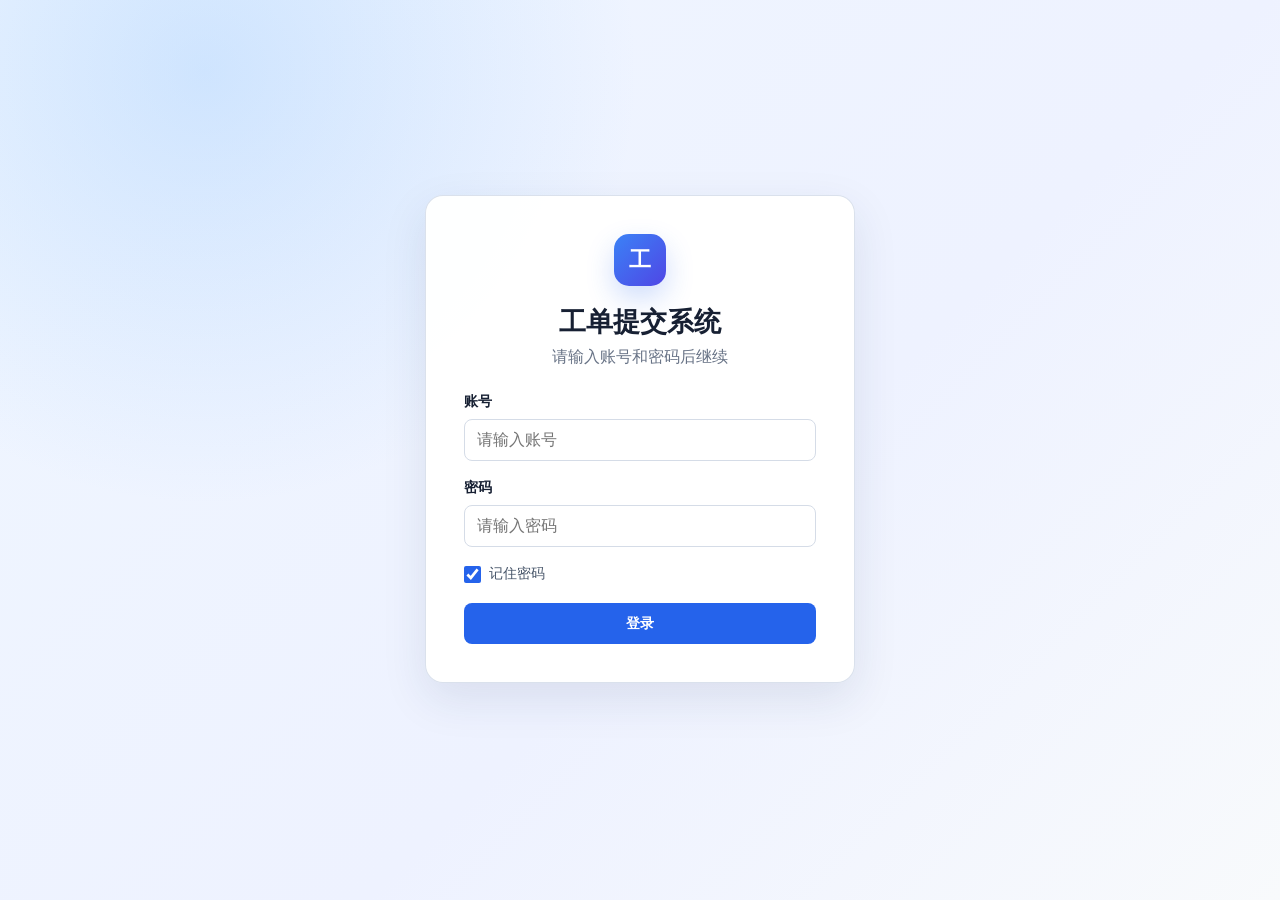
<file: index.html>
<!doctype html>
<html lang="zh-CN">
<head>
  <meta charset="utf-8">
  <meta name="viewport" content="width=device-width,initial-scale=1">
  <title>工单提交系统</title>
  <meta name="description" content="提交售后问题或需求，我们会尽快处理。">
  <link rel="stylesheet" href="styles.css">
  <script src="supabase-lite.js"></script>
</head>
<body class="submit-page">
  <main class="site-shell center-shell" id="loginView">
    <section class="login-card">
      <div class="brand-mark login-mark">工</div>
      <h1>工单提交系统</h1>
      <p>请输入账号和密码后继续</p>
      <form id="loginForm" class="login-form">
        <label><span>账号</span><input id="loginUsername" autocomplete="username" placeholder="请输入账号" required></label>
        <label><span>密码</span><input id="loginPassword" type="password" autocomplete="current-password" placeholder="请输入密码" required></label>
        <label class="remember-row"><input id="rememberPassword" type="checkbox" checked><span>记住密码</span></label>
        <p class="form-error" id="loginError" hidden></p>
        <button class="button primary login-button" id="loginButton">登录</button>
      </form>
    </section>
  </main>
  <main class="site-shell" id="formView" hidden>
    <div class="form-wrap">
      <header class="page-heading">
        <div class="brand-mark">工</div>
        <div class="heading-copy"><h1>工单提交系统</h1><p>请填写以下信息提交工单，我们会尽快处理</p></div>
        <a class="button secondary" href="admin.html">管理后台</a>
        <button class="button secondary logout-button" id="logoutButton" type="button">退出登录</button>
      </header>
      <section class="panel">
        <div class="panel-header"><h2>工单信息</h2><p>请详细描述您遇到的问题或需求</p></div>
        <form id="ticketForm" class="ticket-form">
          <label><span>工单标题 <b>*</b></span><input id="title" placeholder="请输入工单标题" required></label>
          <label><span>问题描述 <b>*</b></span><textarea id="description" placeholder="请详细描述您遇到的问题或需求" rows="6" required></textarea></label>
          <div class="field-grid">
            <label><span>您的姓名 <b>*</b></span><input id="name" placeholder="请输入您的姓名" required></label>
            <label><span>联系电话</span><input id="phone" placeholder="请输入联系电话"></label>
            <label><span>电子邮箱</span><input id="email" type="email" placeholder="请输入电子邮箱"></label>
            <label><span>优先级</span><select id="priority"><option value="low">低</option><option value="medium" selected>中</option><option value="high">高</option></select></label>
          </div>
          <p class="form-error" id="error" hidden></p>
          <div class="button-row"><button class="button primary" id="submitButton">提交工单</button></div>
        </form>
      </section>
      <p class="privacy-note">您提交的信息仅用于处理本次工单。</p>
    </div>
  </main>
  <main class="site-shell center-shell" id="successView" hidden>
    <section class="success-card"><div class="success-mark">✓</div><h1>提交成功！</h1><p>您的工单已成功提交，我们会尽快处理。</p><div class="button-row"><button class="button primary" id="againButton">继续提交</button><button class="button secondary" id="successLogoutButton">退出登录</button></div></section>
  </main>
  <script src="config.js"></script><script src="app.js"></script>
</body>
</html>
</file>
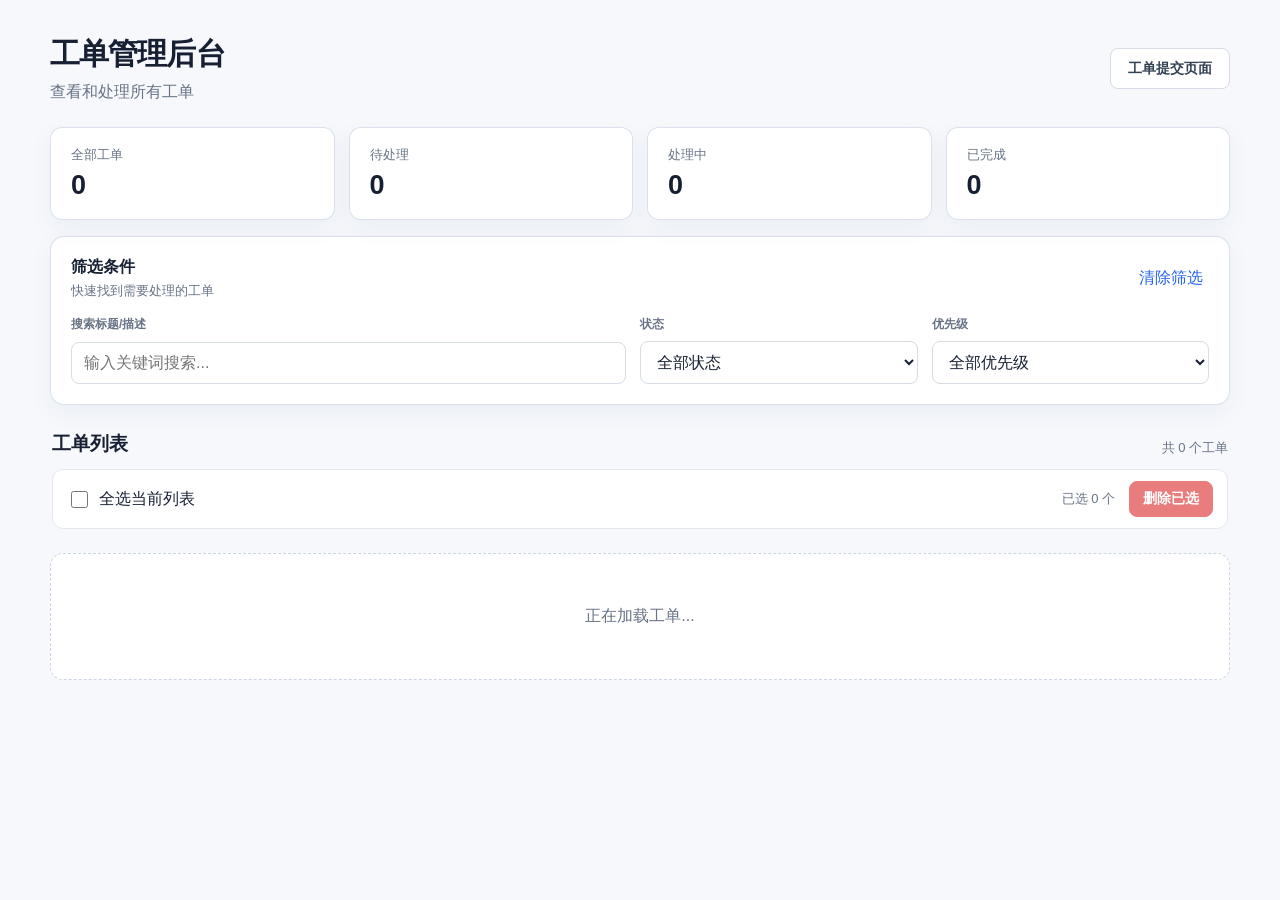
<file: admin.html>
<!doctype html>
<html lang="zh-CN">
<head>
  <meta charset="utf-8"><meta name="viewport" content="width=device-width,initial-scale=1">
  <title>工单管理后台</title><link rel="stylesheet" href="styles.css">
  <script src="supabase-lite.js"></script>
</head>
<body>
  <main class="admin-shell"><div class="admin-wrap">
    <header class="admin-header"><div><h1>工单管理后台</h1><p>查看和处理所有工单</p></div><a class="button secondary" href="index.html">工单提交页面</a></header>
    <section class="stats-row"><article><span>全部工单</span><strong id="total">0</strong></article><article><span>待处理</span><strong id="pending">0</strong></article><article><span>处理中</span><strong id="processing">0</strong></article><article><span>已完成</span><strong id="completed">0</strong></article></section>
    <section class="filter-panel"><div class="filter-title"><div><strong>筛选条件</strong><span>快速找到需要处理的工单</span></div><button class="text-button" id="clearFilters">清除筛选</button></div><div class="filter-grid"><label><span>搜索标题/描述</span><input id="search" placeholder="输入关键词搜索..."></label><label><span>状态</span><select id="statusFilter"><option value="all">全部状态</option><option value="pending">待处理</option><option value="processing">处理中</option><option value="completed">已完成</option><option value="closed">已关闭</option></select></label><label><span>优先级</span><select id="priorityFilter"><option value="all">全部优先级</option><option value="low">低</option><option value="medium">中</option><option value="high">高</option></select></label></div></section>
    <div class="list-heading"><h2>工单列表</h2><span id="countLabel">共 0 个工单</span></div>
    <div class="bulk-bar">
      <label class="bulk-select"><input type="checkbox" id="selectAll">全选当前列表</label>
      <span id="selectedCount">已选 0 个</span>
      <button class="button danger" id="batchDelete" disabled>删除已选</button>
    </div>
    <div id="ticketList" class="ticket-list"><div class="empty-state">正在加载工单...</div></div>
  </div></main>
  <div class="notice" id="notice" hidden></div>
  <script src="config.js"></script><script src="admin.js"></script>
</body>
</html>
</file>
<file: styles.css>
:root {
  --ink: #172033;
  --muted: #687386;
  --line: #e3e8f0;
  --blue: #2563eb;
  --blue-dark: #1d4ed8;
  --panel: rgba(255, 255, 255, 0.96);
}

* { box-sizing: border-box; }
[hidden] { display: none !important; }
html { background: #f6f8fc; }
body { margin: 0; color: var(--ink); font-family: Arial, "PingFang SC", "Microsoft YaHei", sans-serif; }
button, input, textarea, select { font: inherit; }
button, a { -webkit-tap-highlight-color: transparent; }

.site-shell {
  min-height: 100vh;
  padding: 42px 20px 64px;
  background:
    radial-gradient(circle at 16% 8%, rgba(147, 197, 253, .35), transparent 27rem),
    linear-gradient(135deg, #eff6ff 0%, #eef2ff 58%, #f8fafc 100%);
}
.center-shell { display: grid; place-items: center; }
.form-wrap { width: min(100%, 780px); margin: 0 auto; }
.page-heading { display: flex; align-items: center; gap: 16px; margin: 0 0 24px; }
.heading-copy { flex: 1; }
.logout-button { margin-left: auto; white-space: nowrap; }
.page-heading h1, .admin-header h1 { margin: 0; font-size: 30px; letter-spacing: -.03em; }
.page-heading p, .admin-header p { margin: 7px 0 0; color: var(--muted); }
.brand-mark {
  display: grid; place-items: center; width: 52px; height: 52px; border-radius: 15px;
  color: white; font-weight: 800; font-size: 22px;
  background: linear-gradient(135deg, #3b82f6, #4f46e5);
  box-shadow: 0 12px 28px rgba(37, 99, 235, .22);
}
.panel, .success-card, .filter-panel, .ticket-card, .stats-row article {
  border: 1px solid rgba(214, 222, 234, .9);
  background: var(--panel);
  box-shadow: 0 16px 45px rgba(28, 50, 90, .08);
}
.panel { border-radius: 16px; overflow: hidden; }
.panel-header { padding: 25px 28px 20px; border-bottom: 1px solid var(--line); }
.panel-header h2 { margin: 0; font-size: 20px; }
.panel-header p { margin: 7px 0 0; color: var(--muted); font-size: 14px; }
.ticket-form { padding: 26px 28px 28px; display: grid; gap: 22px; }
label { display: grid; gap: 8px; }
label > span { font-size: 14px; font-weight: 600; }
label b { color: #ef4444; }
input, textarea, select {
  width: 100%; border: 1px solid #d5dce7; border-radius: 8px; padding: 11px 12px;
  color: var(--ink); background: white; outline: none; transition: border-color .16s, box-shadow .16s;
}
textarea { resize: vertical; line-height: 1.55; }
input:focus, textarea:focus, select:focus { border-color: #60a5fa; box-shadow: 0 0 0 3px rgba(59, 130, 246, .12); }
.field-grid { display: grid; grid-template-columns: 1fr 1fr; gap: 20px; }
.button-row { display: flex; gap: 10px; flex-wrap: wrap; }
.submit-row { margin-top: 3px; }
.button {
  display: inline-flex; min-height: 41px; align-items: center; justify-content: center;
  border-radius: 8px; padding: 9px 17px; border: 1px solid transparent;
  text-decoration: none; font-weight: 600; font-size: 14px; cursor: pointer;
}
.button.primary { color: white; background: var(--blue); }
.button.primary:hover { background: var(--blue-dark); }
.button.secondary { color: #334155; background: white; border-color: #d5dce7; }
.button.danger { color: white; background: #dc2626; border-color: #dc2626; }
.button.danger:hover { background: #b91c1c; }
.button.quiet { color: var(--muted); background: transparent; }
.button:disabled { opacity: .6; cursor: wait; }
.form-error { margin: -8px 0 0; border-radius: 8px; padding: 10px 12px; color: #b91c1c; background: #fef2f2; font-size: 14px; }
.privacy-note { margin: 18px 0 0; color: #8590a3; text-align: center; font-size: 13px; }
.success-card { width: min(100%, 520px); border-radius: 18px; padding: 44px; text-align: center; }
.success-card h1 { margin: 18px 0 8px; font-size: 28px; }
.success-card p { margin: 0 0 26px; color: var(--muted); }
.success-card .button-row { justify-content: center; }
.success-mark { width: 68px; height: 68px; display: grid; place-items: center; margin: auto; border-radius: 50%; color: white; background: #22c55e; font-size: 34px; font-weight: bold; }
.login-card {
  width: min(100%, 430px); border: 1px solid rgba(214, 222, 234, .9); border-radius: 18px;
  padding: 38px; background: var(--panel); box-shadow: 0 16px 45px rgba(28, 50, 90, .1);
}
.login-card h1 { margin: 18px 0 7px; text-align: center; font-size: 27px; }
.login-card > p { margin: 0 0 25px; color: var(--muted); text-align: center; }
.login-mark { margin: 0 auto; }
.login-form { display: grid; gap: 18px; }
.remember-row { display: flex; align-items: center; gap: 8px; width: fit-content; color: #475569; cursor: pointer; }
.remember-row input { width: 17px; height: 17px; margin: 0; accent-color: var(--blue); }
.remember-row span { font-weight: 500; }
.login-button { width: 100%; margin-top: 2px; }

.admin-shell { min-height: 100vh; padding: 34px 22px 70px; background: #f6f8fc; }
.admin-wrap { width: min(100%, 1180px); margin: 0 auto; }
.admin-header { display: flex; align-items: center; justify-content: space-between; gap: 20px; margin-bottom: 24px; }
.admin-actions { display: flex; align-items: center; gap: 9px; }
.account-chip { max-width: 180px; overflow: hidden; text-overflow: ellipsis; white-space: nowrap; padding: 8px 12px; border-radius: 999px; background: #e8eef9; color: #42516b; font-size: 13px; }
.stats-row { display: grid; grid-template-columns: repeat(4, 1fr); gap: 14px; margin-bottom: 16px; }
.stats-row article { border-radius: 12px; padding: 18px 20px; box-shadow: 0 8px 24px rgba(28, 50, 90, .05); }
.stats-row span { display: block; color: var(--muted); font-size: 13px; }
.stats-row strong { display: block; margin-top: 6px; font-size: 27px; }
.filter-panel { border-radius: 14px; padding: 20px; box-shadow: 0 8px 24px rgba(28, 50, 90, .05); }
.filter-title { display: flex; align-items: center; justify-content: space-between; gap: 16px; margin-bottom: 16px; }
.filter-title strong { display: block; }
.filter-title span { display: block; margin-top: 4px; color: var(--muted); font-size: 13px; }
.filter-grid { display: grid; grid-template-columns: 2fr 1fr 1fr; gap: 14px; }
.filter-grid label > span { color: var(--muted); font-size: 12px; }
.text-button, .icon-button { border: 0; background: transparent; cursor: pointer; }
.text-button { color: var(--blue); }
.notice { position: fixed; top: 18px; left: 50%; z-index: 20; transform: translateX(-50%); border: 0; border-radius: 10px; padding: 11px 16px; color: white; background: #1e293b; box-shadow: 0 12px 32px rgba(15, 23, 42, .25); cursor: pointer; }
.list-heading { display: flex; align-items: end; justify-content: space-between; margin: 26px 2px 12px; }
.list-heading h2 { margin: 0; font-size: 19px; }
.list-heading span { color: var(--muted); font-size: 13px; }
.bulk-bar { display: flex; align-items: center; gap: 14px; margin: 0 2px 12px; padding: 11px 14px; border: 1px solid var(--line); border-radius: 11px; background: white; }
.bulk-select { display: flex; align-items: center; gap: 8px; cursor: pointer; }
.bulk-select input, .ticket-checkbox { width: 17px; height: 17px; padding: 0; accent-color: var(--blue); cursor: pointer; }
.bulk-bar > span { margin-left: auto; color: var(--muted); font-size: 13px; }
.bulk-bar .button { min-height: 36px; padding: 7px 13px; }
.ticket-list { display: grid; gap: 12px; }
.ticket-card { border-radius: 13px; padding: 19px 20px; box-shadow: 0 7px 22px rgba(28, 50, 90, .05); }
.ticket-summary { display: flex; align-items: center; justify-content: space-between; gap: 14px; }
.ticket-title-button { display: flex; align-items: center; gap: 12px; min-width: 0; padding: 0; border: 0; color: var(--ink); text-align: left; background: transparent; cursor: pointer; }
.ticket-title-button > span:last-child { display: grid; gap: 5px; min-width: 0; }
.ticket-title-button strong { overflow-wrap: anywhere; }
.ticket-title-button small { color: var(--muted); }
.priority-dot { flex: 0 0 auto; width: 10px; height: 10px; border-radius: 50%; }
.priority-dot.low, .priority-badge.low { background: #22c55e; }
.priority-dot.medium, .priority-badge.medium { background: #f59e0b; }
.priority-dot.high, .priority-badge.high { background: #ef4444; }
.ticket-controls { display: flex; align-items: center; gap: 8px; }
.priority-badge { border-radius: 999px; padding: 4px 9px; color: white; font-size: 12px; font-weight: 700; }
.status-select { width: auto; min-width: 104px; padding: 7px 30px 7px 10px; font-size: 13px; }
.icon-button { padding: 7px; color: #64748b; font-size: 13px; }
.icon-button.danger:hover { color: #dc2626; }
.ticket-description { margin: 15px 0 12px 22px; color: #48556a; line-height: 1.6; white-space: pre-wrap; }
.contact-row { display: flex; flex-wrap: wrap; gap: 8px 24px; margin-left: 22px; color: var(--muted); font-size: 13px; }
.ticket-details { margin: 19px -20px -19px; padding: 20px; border-top: 1px solid var(--line); background: #fbfcfe; }
.ticket-details h3 { margin: 0 0 13px; font-size: 15px; }
.edit-grid { display: grid; grid-template-columns: 1fr 1fr; gap: 13px; }
.edit-grid .wide { grid-column: 1 / -1; }
.track-header { margin-top: 24px; }
.timeline { margin: 0 0 18px; }
.track-item { position: relative; display: grid; grid-template-columns: 14px 1fr; gap: 9px; padding: 0 0 17px; }
.timeline-dot { width: 9px; height: 9px; margin-top: 5px; border-radius: 50%; background: #60a5fa; box-shadow: 0 0 0 4px #dbeafe; }
.track-item strong { font-size: 13px; }
.track-item p { margin: 4px 0; color: #475569; line-height: 1.5; white-space: pre-wrap; }
.track-item small, .muted { color: var(--muted); }
.track-form { display: grid; grid-template-columns: 120px 1fr auto; gap: 9px; }
.empty-state { margin-top: 12px; padding: 52px 20px; border: 1px dashed #ccd5e2; border-radius: 13px; color: var(--muted); text-align: center; background: white; }

@media (max-width: 760px) {
  .site-shell { padding: 26px 14px 48px; }
  .page-heading h1, .admin-header h1 { font-size: 25px; }
  .page-heading { align-items: flex-start; flex-wrap: wrap; }
  .heading-copy { min-width: calc(100% - 68px); }
  .logout-button { margin-left: 62px; }
  .brand-mark { width: 46px; height: 46px; border-radius: 13px; }
  .panel-header, .ticket-form { padding-left: 19px; padding-right: 19px; }
  .field-grid, .filter-grid, .edit-grid { grid-template-columns: 1fr; }
  .edit-grid .wide { grid-column: auto; }
  .admin-shell { padding: 24px 13px 50px; }
  .admin-header, .ticket-summary { align-items: flex-start; flex-direction: column; }
  .ticket-summary { position: relative; padding-left: 27px; }
  .ticket-checkbox { position: absolute; top: 3px; left: 0; }
  .bulk-bar { flex-wrap: wrap; }
  .bulk-bar > span { margin-left: 0; }
  .bulk-bar .button { margin-left: auto; }
  .admin-actions { width: 100%; flex-wrap: wrap; }
  .stats-row { grid-template-columns: 1fr 1fr; }
  .ticket-controls { width: 100%; }
  .status-select { flex: 1; }
  .ticket-description, .contact-row { margin-left: 0; }
  .track-form { grid-template-columns: 1fr; }
  .success-card { padding: 34px 22px; }
  .login-card { padding: 32px 22px; }
}
</file>
